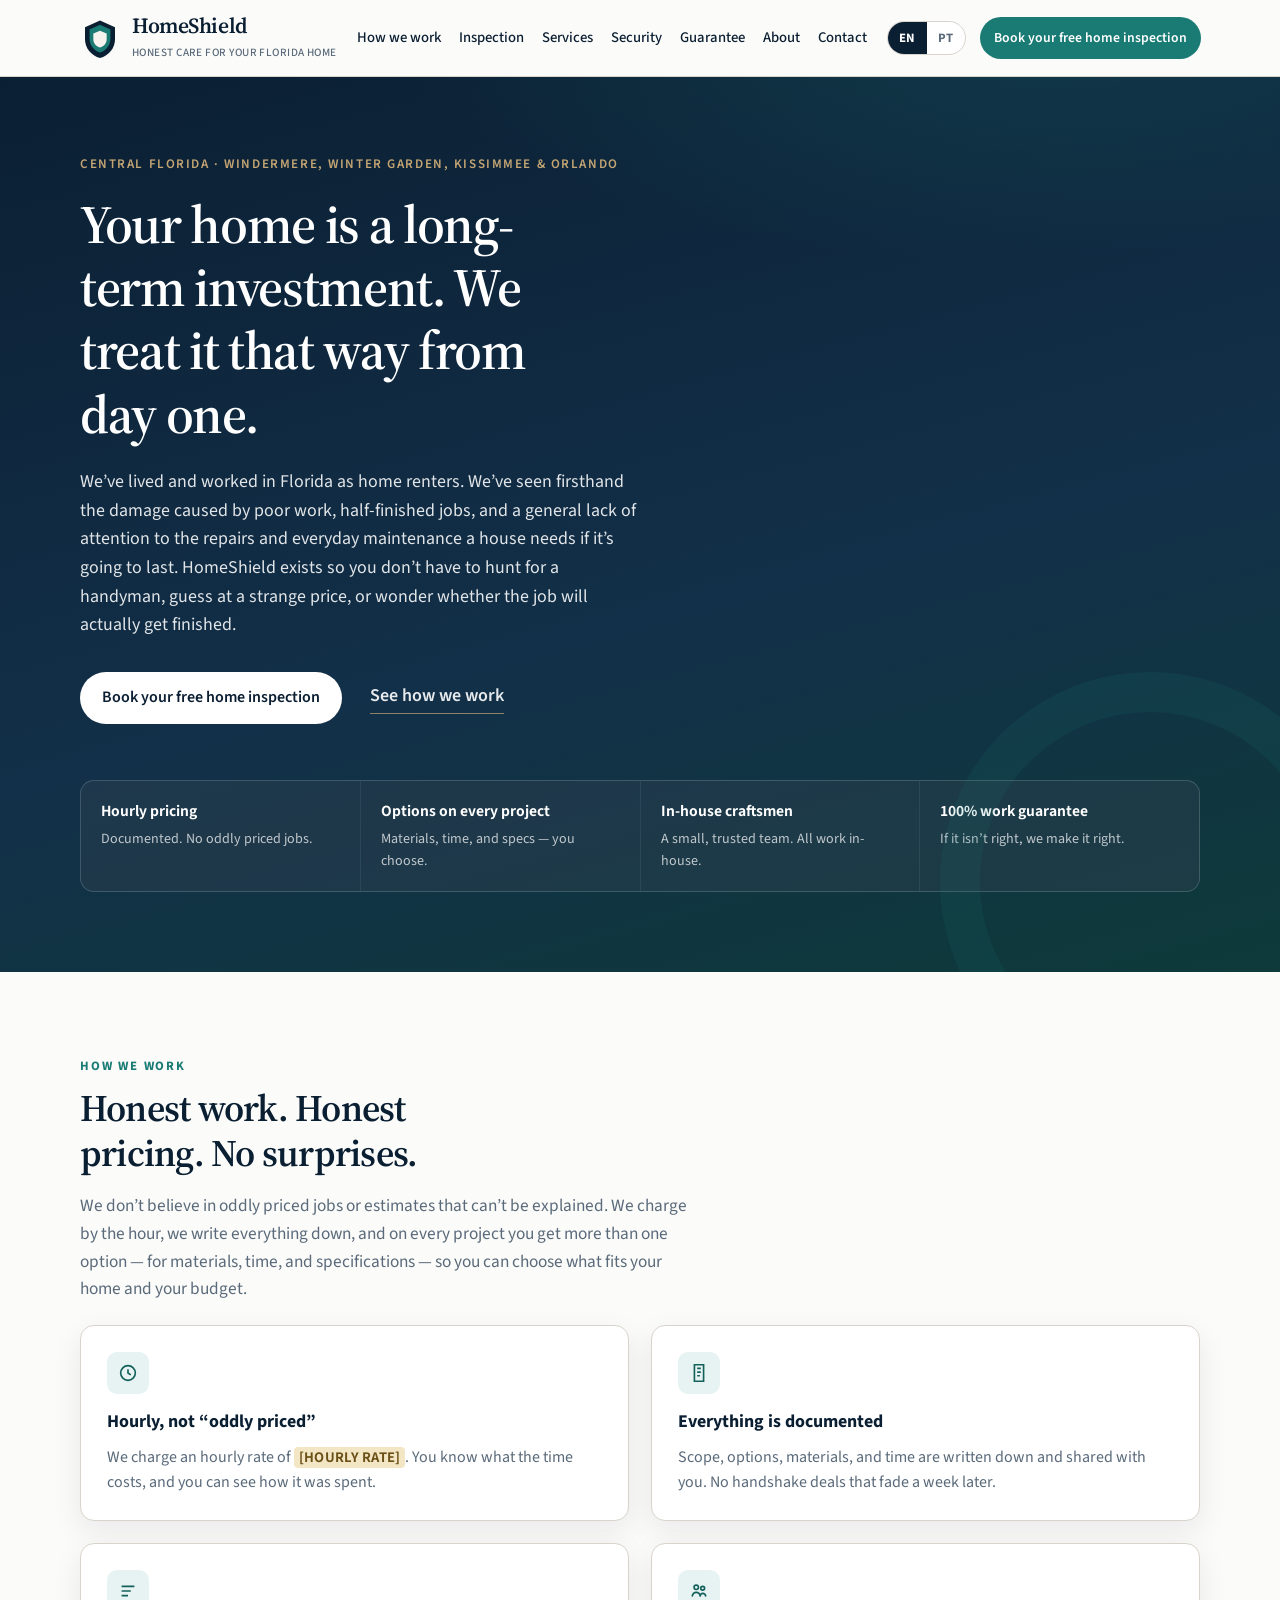
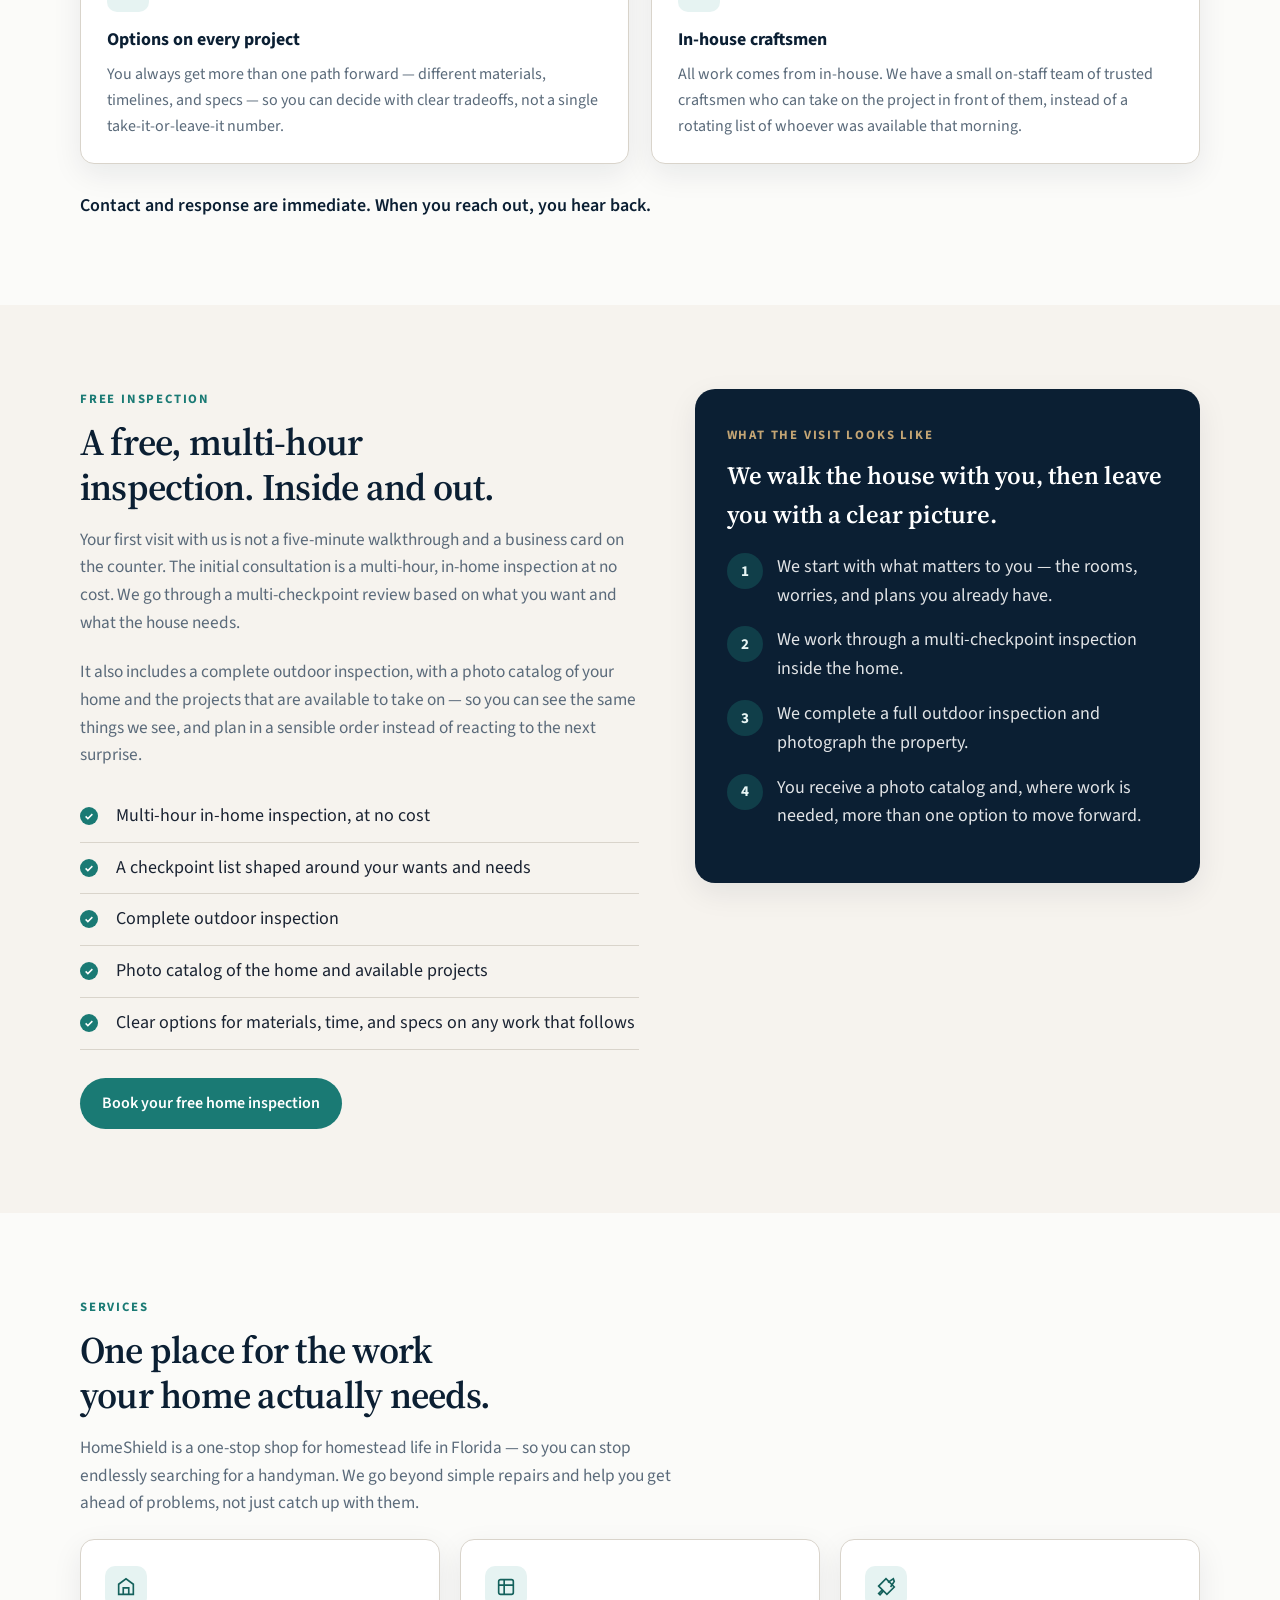
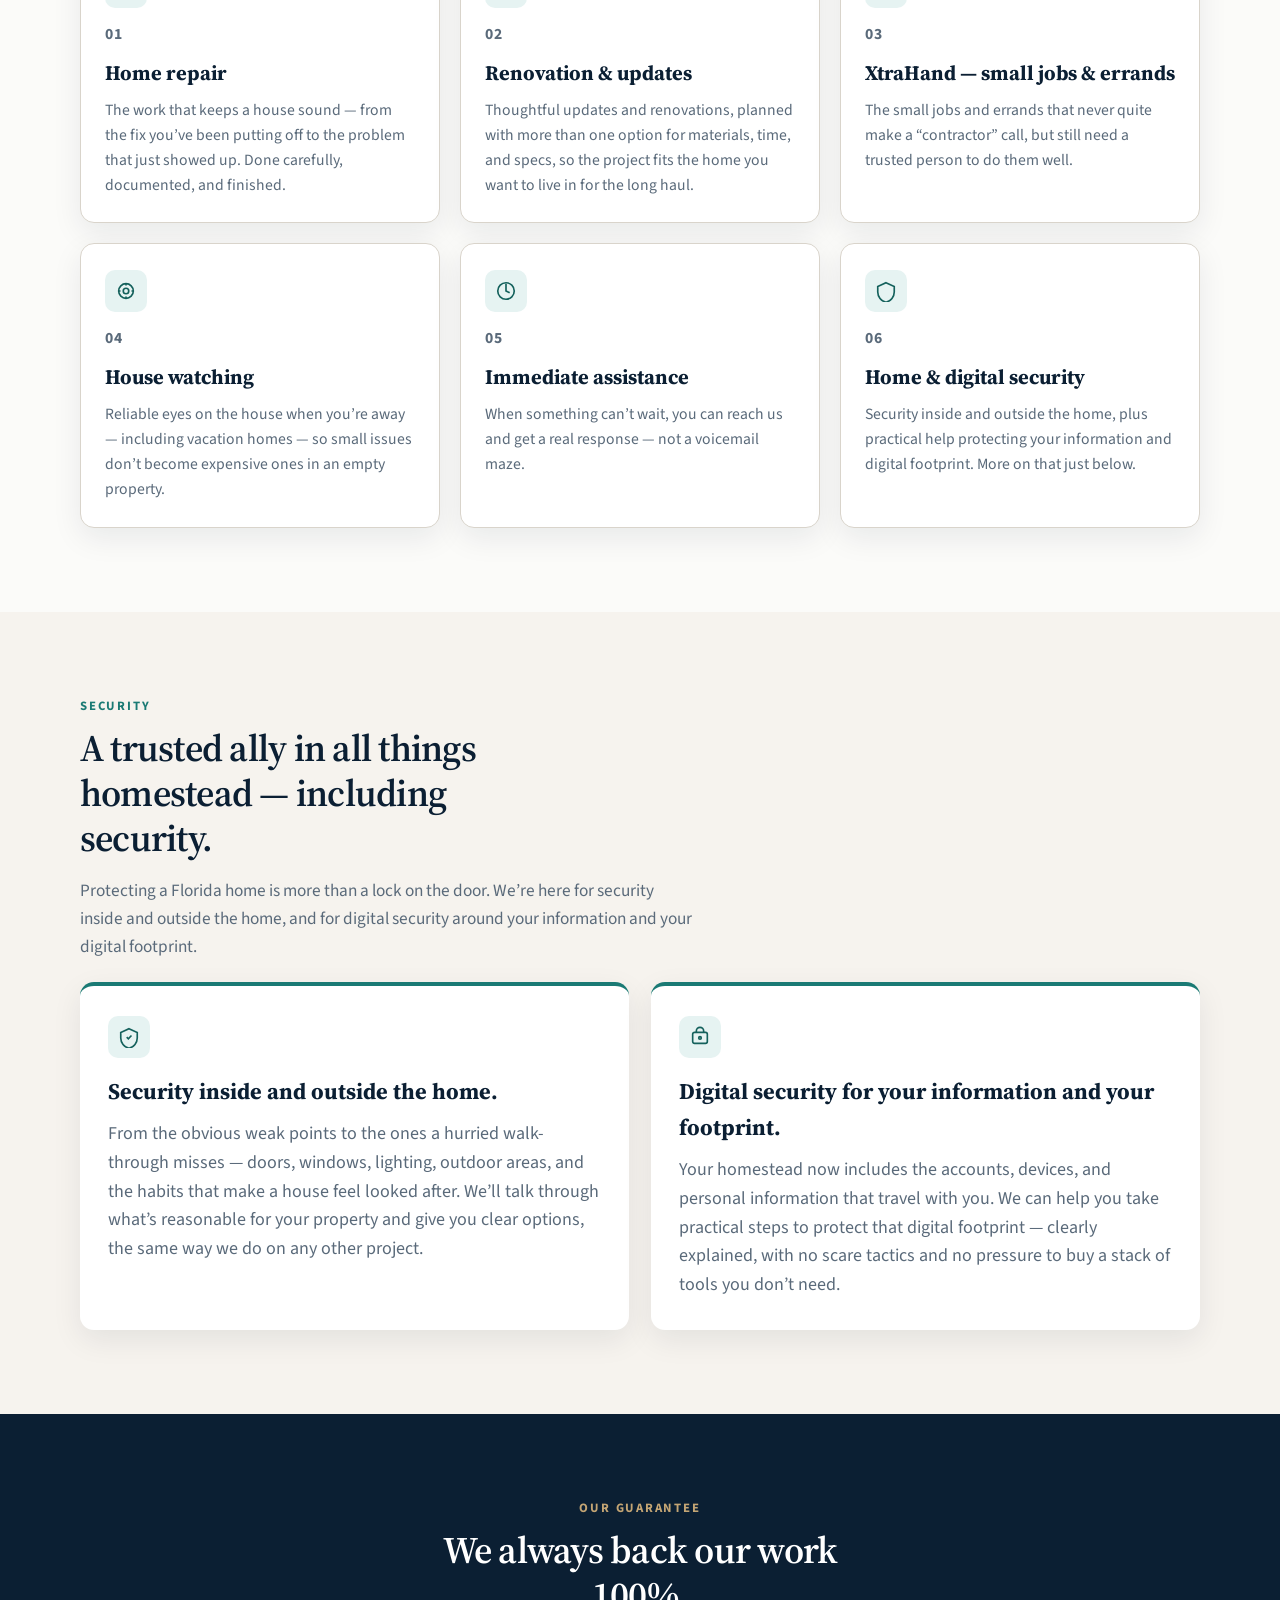
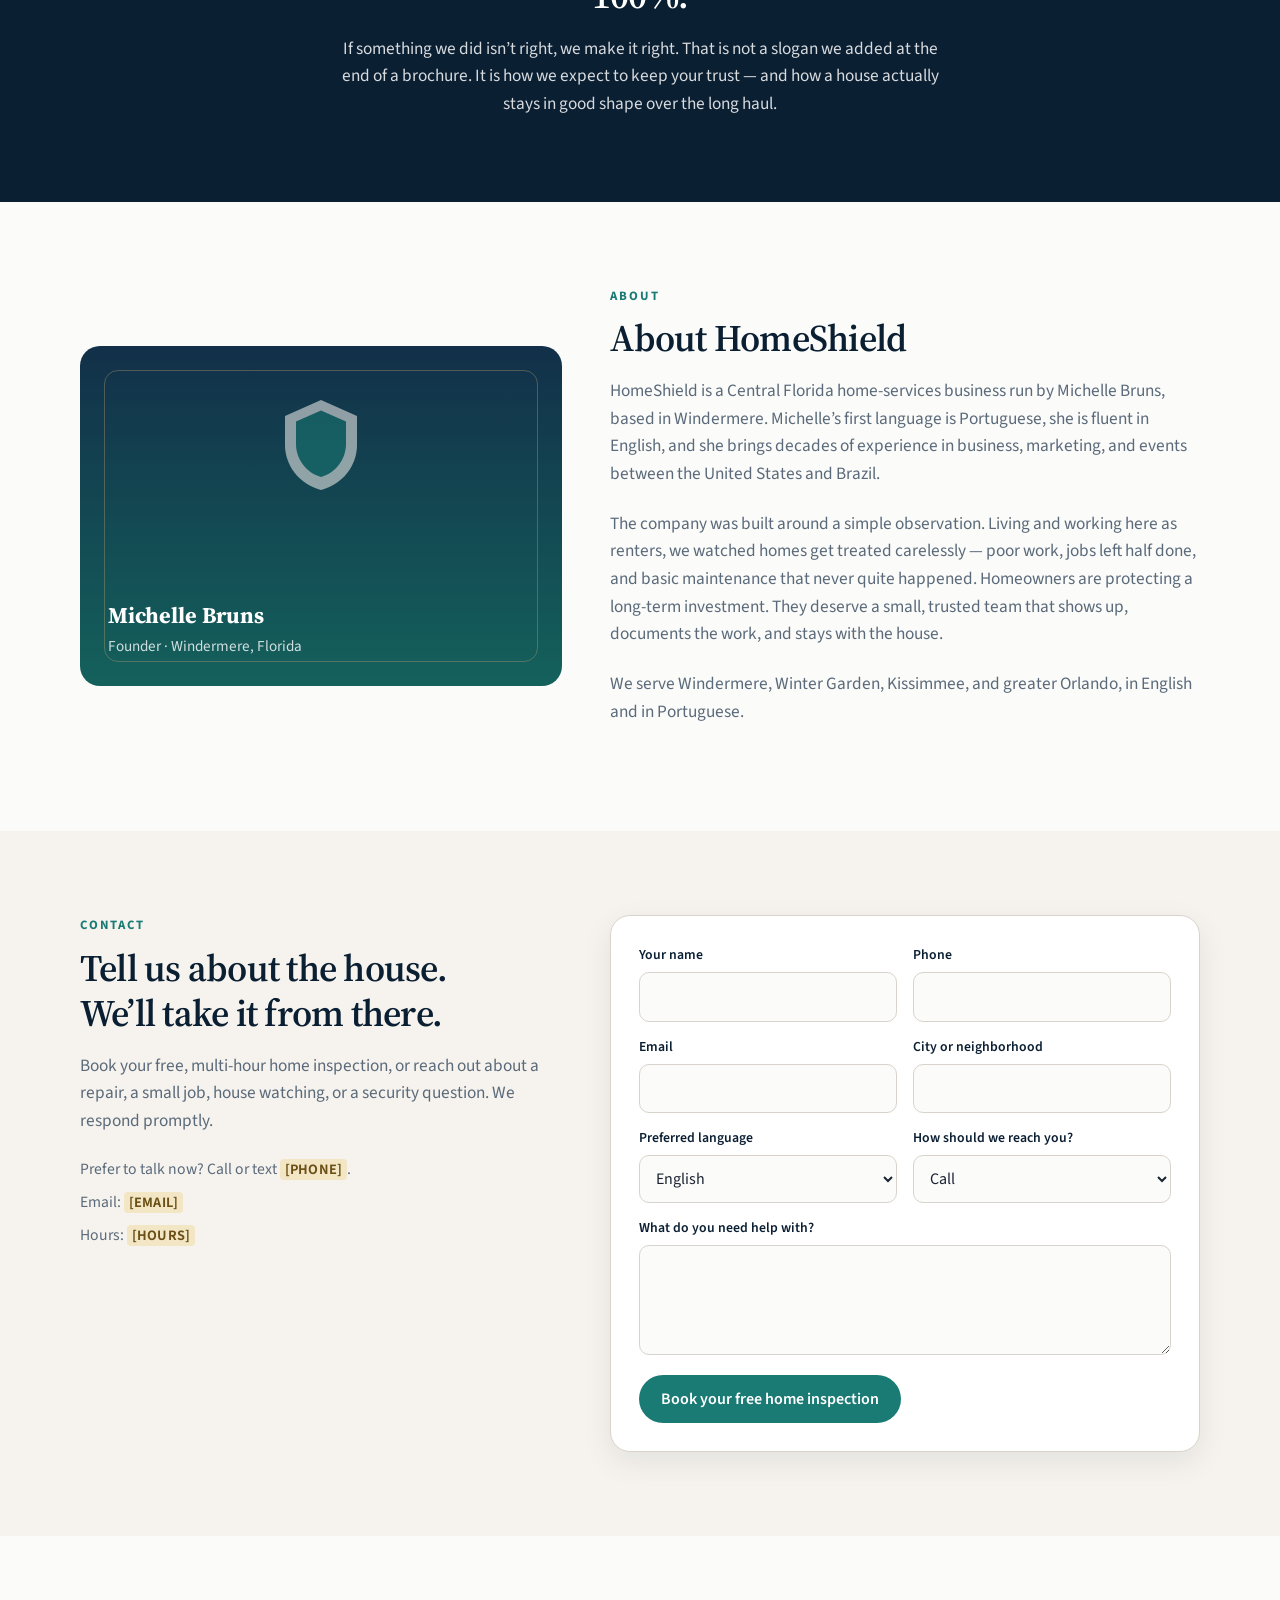
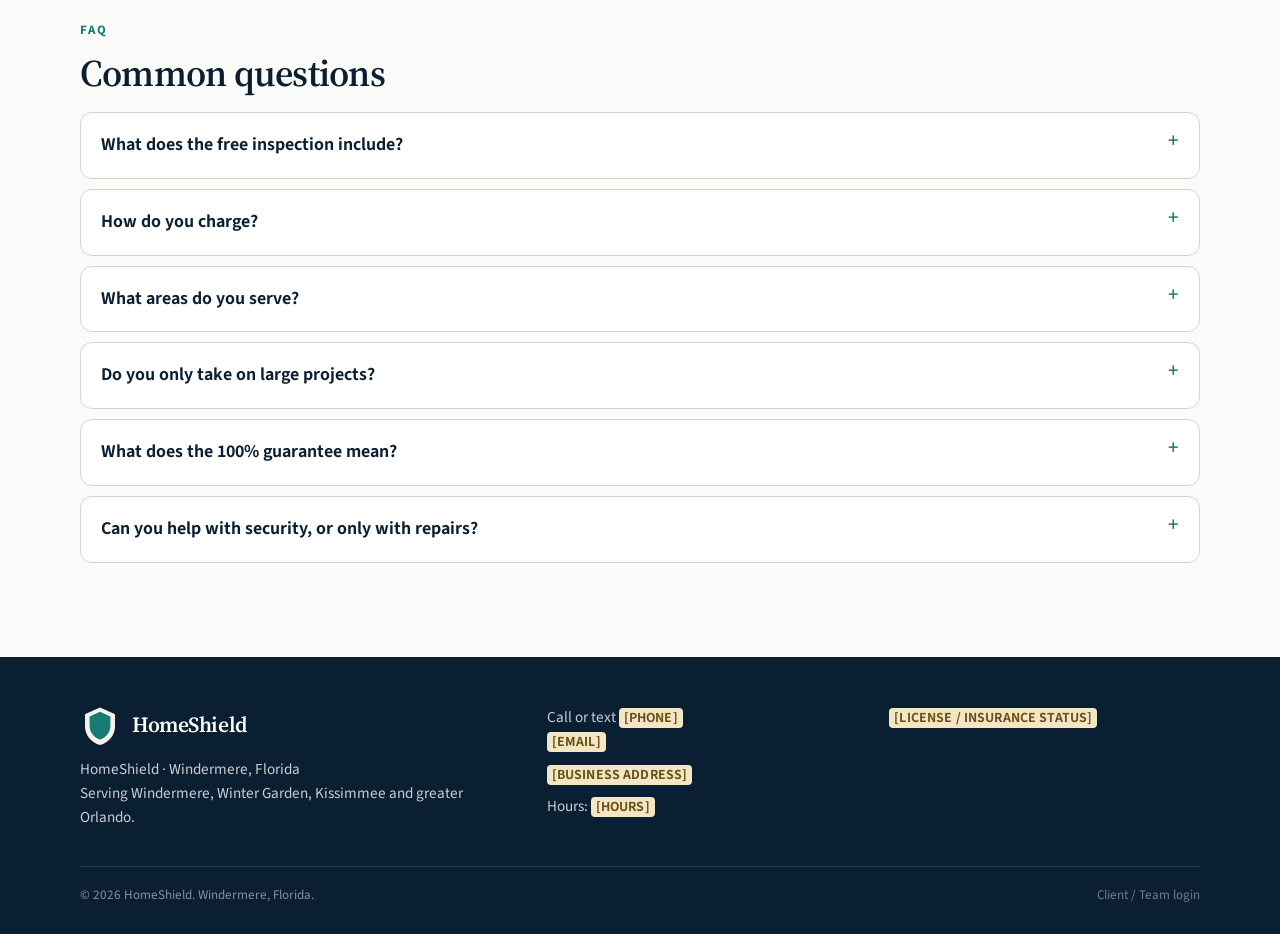
<file: index.html>
<!DOCTYPE html>
<html lang="en">
<head>
  <meta charset="UTF-8" />
  <meta name="viewport" content="width=device-width, initial-scale=1" />
  <title>HomeShield | Honest Home Care in Central Florida</title>
  <meta name="description" content="Honest, documented home care in Central Florida. Free multi-hour inspections, hourly pricing, an in-house crew, and a 100% work guarantee. Windermere, Winter Garden, Kissimmee &amp; Orlando." />
  <link rel="canonical" href="https://homeshieldfla.com/" />
  <meta name="theme-color" content="#0B1F33" />
  <meta property="og:type" content="website" />
  <meta property="og:site_name" content="HomeShield" />
  <meta property="og:title" content="HomeShield | Honest Home Care in Central Florida" />
  <meta property="og:description" content="Honest, documented home care in Central Florida. Free multi-hour inspections, hourly pricing, an in-house crew, and a 100% work guarantee. Windermere, Winter Garden, Kissimmee &amp; Orlando." />
  <meta property="og:url" content="https://homeshieldfla.com/" />
  <meta property="og:image" content="https://homeshieldfla.com/og.png" />
  <meta property="og:image:width" content="1200" />
  <meta property="og:image:height" content="630" />
  <meta property="og:locale" content="en_US" />
  <meta property="og:locale:alternate" content="pt_BR" />
  <meta name="twitter:card" content="summary_large_image" />
  <meta name="twitter:title" content="HomeShield | Honest Home Care in Central Florida" />
  <meta name="twitter:description" content="Honest, documented home care in Central Florida. Free multi-hour inspections, hourly pricing, an in-house crew, and a 100% work guarantee. Windermere, Winter Garden, Kissimmee &amp; Orlando." />
  <meta name="twitter:image" content="https://homeshieldfla.com/og.png" />
  <link rel="icon" href="favicon.svg" type="image/svg+xml" />
  <link rel="icon" href="favicon-32.png" type="image/png" sizes="32x32" />
  <link rel="apple-touch-icon" href="apple-touch-icon.png" />
  <link rel="preconnect" href="https://fonts.googleapis.com" />
  <link rel="preconnect" href="https://fonts.gstatic.com" crossorigin />
  <link href="https://fonts.googleapis.com/css2?family=Source+Sans+3:ital,wght@0,400;0,500;0,600;0,700;1,400&amp;family=Source+Serif+4:ital,opsz,wght@0,8..60,500;0,8..60,600;0,8..60,700;1,8..60,500&amp;display=swap" rel="stylesheet" />
  <link rel="stylesheet" href="styles.css" />
  <script>
  (function(){try{var k="homeshield-review",q=new URLSearchParams(location.search).get("review");if(q==="0"){localStorage.removeItem(k);return;}if(q==="1")localStorage.setItem(k,"1");if(q!=="1"&&localStorage.getItem(k)!=="1")return;var l=document.createElement("link");l.rel="stylesheet";l.href="review.css";document.head.appendChild(l);var s=document.createElement("script");s.src="review.js";s.defer=true;document.head.appendChild(s);}catch(e){}})();
  </script>
</head>
<body class="lang-en">
  <a class="skip" href="#main"><span class="t-en">Skip to content</span><span class="t-pt">Ir para o conteúdo</span></a>

  <header class="site" id="top">
    <div class="wrap nav">
      <a class="brand" href="#top">
        <svg viewBox="0 0 48 48" aria-hidden="true" focusable="false">
          <path fill="#0B1F33" d="M24 3l18 8v14.5c0 10.4-7.3 19.8-18 22.5C13.3 45.3 6 35.9 6 25.5V11l18-8z"/>
          <path fill="#1A7A74" d="M24 8.2l12.5 5.5v11.3c0 7.5-5.1 14.4-12.5 16.5-7.4-2.1-12.5-9-12.5-16.5V13.7L24 8.2z"/>
          <path fill="#F6F3EE" d="M24 15.2l8 3.4v6.9c0 4.5-3.1 8.6-8 10-4.9-1.4-8-5.5-8-10v-6.9l8-3.4z"/>
        </svg>
        <span>
          <span class="brand-name">HomeShield</span>
          <span class="brand-tag t-en">Honest care for your Florida home</span>
          <span class="brand-tag t-pt">Cuidado honesto com a sua casa na Flórida</span>
        </span>
      </a>
      <nav class="links" id="primary-nav" aria-label="Primary">
        <a href="#how"><span class="t-en">How we work</span><span class="t-pt">Como trabalhamos</span></a>
        <a href="#inspection"><span class="t-en">Inspection</span><span class="t-pt">Inspeção</span></a>
        <a href="#services"><span class="t-en">Services</span><span class="t-pt">Serviços</span></a>
        <a href="#security"><span class="t-en">Security</span><span class="t-pt">Segurança</span></a>
        <a href="#guarantee"><span class="t-en">Guarantee</span><span class="t-pt">Garantia</span></a>
        <a href="#about"><span class="t-en">About</span><span class="t-pt">Sobre</span></a>
        <a href="#contact"><span class="t-en">Contact</span><span class="t-pt">Contato</span></a>
      </nav>
      <div class="nav-right">
        <div class="lang-toggle" role="group" aria-label="Language">
          <button type="button" id="btn-en" aria-pressed="true">EN</button>
          <button type="button" id="btn-pt" aria-pressed="false">PT</button>
        </div>
        <a class="btn nav-cta" href="#contact"><span class="t-en">Book your free home inspection</span><span class="t-pt">Agende sua inspeção gratuita</span></a>
        <button class="menu-btn" type="button" aria-label="Menu" aria-controls="primary-nav" aria-expanded="false" id="menuBtn">
          <svg width="20" height="14" viewBox="0 0 20 14" fill="none" aria-hidden="true"><path d="M0 1h20M0 7h20M0 13h20" stroke="currentColor" stroke-width="2"/></svg>
        </button>
      </div>
    </div>
  </header>

  <main id="main">
  <section class="hero" aria-label="HomeShield">
    <div class="wrap">
      <p class="eyebrow t-en">Central Florida · Windermere, Winter Garden, Kissimmee &amp; Orlando</p>
      <p class="eyebrow t-pt">Flórida Central · Windermere, Winter Garden, Kissimmee e Orlando</p>
      <h1 class="t-en">Your home is a long-term investment. We treat it that way from day one.</h1>
      <h1 class="t-pt">Sua casa é um investimento de longo prazo. Nós a tratamos assim desde o primeiro dia.</h1>
      <p class="lead t-en">We’ve lived and worked in Florida as home renters. We’ve seen firsthand the damage caused by poor work, half-finished jobs, and a general lack of attention to the repairs and everyday maintenance a house needs if it’s going to last. HomeShield exists so you don’t have to hunt for a handyman, guess at a strange price, or wonder whether the job will actually get finished.</p>
      <p class="lead t-pt">Moramos e trabalhamos na Flórida como inquilinos. Vimos de perto o prejuízo de serviços malfeitos, obras pela metade e a falta de atenção com os reparos e a manutenção do dia a dia — o básico que uma casa precisa para durar. A HomeShield existe para que você não precise ficar procurando um faz-tudo, tentando entender um preço estranho ou perguntando se o serviço vai mesmo ser concluído.</p>
      <div class="hero-actions">
        <a class="btn btn-light" href="#contact"><span class="t-en">Book your free home inspection</span><span class="t-pt">Agende sua inspeção gratuita</span></a>
        <a class="linkish" href="#how"><span class="t-en">See how we work</span><span class="t-pt">Veja como trabalhamos</span></a>
      </div>
      <div class="trustbar">
        <div>
          <strong class="t-en">Hourly pricing</strong><strong class="t-pt">Cobrança por hora</strong>
          <span class="t-en">Documented. No oddly priced jobs.</span><span class="t-pt">Tudo documentado. Sem preços estranhos.</span>
        </div>
        <div>
          <strong class="t-en">Options on every project</strong><strong class="t-pt">Opções em cada projeto</strong>
          <span class="t-en">Materials, time, and specs — you choose.</span><span class="t-pt">Materiais, prazo e especificações — você escolhe.</span>
        </div>
        <div>
          <strong class="t-en">In-house craftsmen</strong><strong class="t-pt">Equipe própria</strong>
          <span class="t-en">A small, trusted team. All work in-house.</span><span class="t-pt">Uma equipe pequena e de confiança. Todo o trabalho é nosso.</span>
        </div>
        <div>
          <strong class="t-en">100% work guarantee</strong><strong class="t-pt">Garantia de 100%</strong>
          <span class="t-en">If it isn’t right, we make it right.</span><span class="t-pt">Se não ficou certo, nós acertamos.</span>
        </div>
      </div>
    </div>
  </section>

  <section id="how">
    <div class="wrap">
      <p class="kicker t-en">How we work</p><p class="kicker t-pt">Como trabalhamos</p>
      <h2 class="t-en">Honest work. Honest pricing. No surprises.</h2>
      <h2 class="t-pt">Trabalho honesto. Preço honesto. Sem surpresas.</h2>
      <p class="intro t-en">We don’t believe in oddly priced jobs or estimates that can’t be explained. We charge by the hour, we write everything down, and on every project you get more than one option — for materials, time, and specifications — so you can choose what fits your home and your budget.</p>
      <p class="intro t-pt">Não acreditamos em serviços com preços estranhos nem em orçamentos que ninguém consegue explicar. Cobramos por hora, documentamos tudo, e em cada projeto você recebe mais de uma opção — de materiais, de prazo e de especificações — para escolher o que faz sentido para a sua casa e para o seu orçamento.</p>
      <div class="points">
        <article class="point">
          <div class="icon" aria-hidden="true"><svg viewBox="0 0 24 24" fill="none" stroke="currentColor" stroke-width="1.8"><circle cx="12" cy="12" r="8"/><path d="M12 8v4l3 2"/></svg></div>
          <h3 class="t-en">Hourly, not “oddly priced”</h3>
          <h3 class="t-pt">Por hora, não “a preço estranho”</h3>
          <p class="t-en">We charge an hourly rate of <span class="ph">[HOURLY RATE]</span>. You know what the time costs, and you can see how it was spent.</p>
          <p class="t-pt">Cobramos uma taxa horária de <span class="ph">[HOURLY RATE]</span>. Você sabe quanto custa o tempo e pode ver como ele foi usado.</p>
        </article>
        <article class="point">
          <div class="icon" aria-hidden="true"><svg viewBox="0 0 24 24" fill="none" stroke="currentColor" stroke-width="1.8"><path d="M7 3h10v18H7z"/><path d="M10 7h4M10 11h4M10 15h3"/></svg></div>
          <h3 class="t-en">Everything is documented</h3>
          <h3 class="t-pt">Tudo fica documentado</h3>
          <p class="t-en">Scope, options, materials, and time are written down and shared with you. No handshake deals that fade a week later.</p>
          <p class="t-pt">O escopo, as opções, os materiais e o tempo ficam registrados e são compartilhados com você. Sem combinados de boca que desaparecem na semana seguinte.</p>
        </article>
        <article class="point">
          <div class="icon" aria-hidden="true"><svg viewBox="0 0 24 24" fill="none" stroke="currentColor" stroke-width="1.8"><path d="M5 7h14M5 12h10M5 17h7"/></svg></div>
          <h3 class="t-en">Options on every project</h3>
          <h3 class="t-pt">Opções em cada projeto</h3>
          <p class="t-en">You always get more than one path forward — different materials, timelines, and specs — so you can decide with clear tradeoffs, not a single take-it-or-leave-it number.</p>
          <p class="t-pt">Você sempre recebe mais de um caminho — materiais, prazos e especificações diferentes — para decidir com as trocas à vista, e não com um único valor de “aceita ou recusa.”</p>
        </article>
        <article class="point">
          <div class="icon" aria-hidden="true"><svg viewBox="0 0 24 24" fill="none" stroke="currentColor" stroke-width="1.8"><circle cx="9" cy="8" r="2.4"/><circle cx="16" cy="9" r="2.1"/><path d="M4.5 18c.6-3 2.5-4.5 4.5-4.5S13 15 13.5 18M13 18c.4-2.2 1.7-3.4 3.2-3.4 1.6 0 2.8 1.2 3.3 3.4"/></svg></div>
          <h3 class="t-en">In-house craftsmen</h3>
          <h3 class="t-pt">Artesãos da casa</h3>
          <p class="t-en">All work comes from in-house. We have a small on-staff team of trusted craftsmen who can take on the project in front of them, instead of a rotating list of whoever was available that morning.</p>
          <p class="t-pt">Todo o trabalho é feito pela nossa equipe. Temos um grupo pequeno de artesãos de confiança, contratados por nós, capazes de assumir o projeto que estiver na frente — e não uma lista rotativa de quem estava disponível naquela manhã.</p>
        </article>
      </div>
      <p class="closing t-en">Contact and response are immediate. When you reach out, you hear back.</p>
      <p class="closing t-pt">Contato e resposta são imediatos. Quando você fala com a gente, alguém responde.</p>
    </div>
  </section>

  <section class="alt" id="inspection">
    <div class="wrap split">
      <div>
        <p class="kicker t-en">Free inspection</p><p class="kicker t-pt">Inspeção gratuita</p>
        <h2 class="t-en">A free, multi-hour inspection. Inside and out.</h2>
        <h2 class="t-pt">Uma inspeção gratuita, de várias horas. Por dentro e por fora.</h2>
        <p class="intro t-en">Your first visit with us is not a five-minute walkthrough and a business card on the counter. The initial consultation is a multi-hour, in-home inspection at no cost. We go through a multi-checkpoint review based on what you want and what the house needs.</p>
        <p class="intro t-pt">A primeira visita não é uma passada rápida de cinco minutos e um cartão em cima do balcão. A consulta inicial é uma inspeção gratuita, de várias horas, dentro de casa. Seguimos um roteiro com vários pontos de checagem, alinhado ao que você quer e ao que a casa precisa.</p>
        <p class="intro t-en">It also includes a complete outdoor inspection, with a photo catalog of your home and the projects that are available to take on — so you can see the same things we see, and plan in a sensible order instead of reacting to the next surprise.</p>
        <p class="intro t-pt">A visita inclui também uma inspeção completa da área externa, com um catálogo fotográfico da propriedade e dos projetos possíveis — para você ver o que nós vemos e planejar numa ordem que faz sentido, em vez de só reagir ao próximo susto.</p>
        <ul class="checklist">
          <li class="t-en">Multi-hour in-home inspection, at no cost</li>
          <li class="t-pt">Inspeção de várias horas, dentro de casa, sem custo</li>
          <li class="t-en">A checkpoint list shaped around your wants and needs</li>
          <li class="t-pt">Lista de checagem alinhada ao que você quer e ao que a casa precisa</li>
          <li class="t-en">Complete outdoor inspection</li>
          <li class="t-pt">Inspeção completa da área externa</li>
          <li class="t-en">Photo catalog of the home and available projects</li>
          <li class="t-pt">Catálogo fotográfico da casa e dos projetos possíveis</li>
          <li class="t-en">Clear options for materials, time, and specs on any work that follows</li>
          <li class="t-pt">Opções claras de materiais, prazo e especificações para qualquer serviço que vier em seguida</li>
        </ul>
        <a class="btn" href="#contact"><span class="t-en">Book your free home inspection</span><span class="t-pt">Agende sua inspeção gratuita</span></a>
      </div>
      <aside class="panel">
        <p class="kicker t-en">What the visit looks like</p>
        <p class="kicker t-pt">Como é a visita</p>
        <h3 class="t-en">We walk the house with you, then leave you with a clear picture.</h3>
        <h3 class="t-pt">Percorremos a casa com você e deixamos um retrato claro do que vimos.</h3>
        <ol>
          <li class="t-en">We start with what matters to you — the rooms, worries, and plans you already have.</li>
          <li class="t-pt">Começamos pelo que importa para você — os cômodos, as preocupações e os planos que você já tem.</li>
          <li class="t-en">We work through a multi-checkpoint inspection inside the home.</li>
          <li class="t-pt">Seguimos um roteiro com vários pontos de checagem no interior da casa.</li>
          <li class="t-en">We complete a full outdoor inspection and photograph the property.</li>
          <li class="t-pt">Fazemos a inspeção completa da área externa e fotografamos a propriedade.</li>
          <li class="t-en">You receive a photo catalog and, where work is needed, more than one option to move forward.</li>
          <li class="t-pt">Você recebe um catálogo fotográfico e, onde houver serviço, mais de uma opção para seguir em frente.</li>
        </ol>
      </aside>
    </div>
  </section>

  <section id="services">
    <div class="wrap">
      <p class="kicker t-en">Services</p><p class="kicker t-pt">Serviços</p>
      <h2 class="t-en">One place for the work your home actually needs.</h2>
      <h2 class="t-pt">Um só lugar para o que a sua casa realmente precisa.</h2>
      <p class="intro t-en">HomeShield is a one-stop shop for homestead life in Florida — so you can stop endlessly searching for a handyman. We go beyond simple repairs and help you get ahead of problems, not just catch up with them.</p>
      <p class="intro t-pt">A HomeShield é um atendimento completo para a vida no lar, na Flórida — para você parar de procurar um faz-tudo sem fim. Vamos além do reparo pontual e ajudamos a colocar a casa à frente dos problemas, não só a correr atrás deles.</p>
      <div class="cards">
        <article class="card">
          <div class="icon" aria-hidden="true"><svg viewBox="0 0 24 24" fill="none" stroke="currentColor" stroke-width="1.8"><path d="M4 20V9l8-6 8 6v11H4z"/><path d="M9 20v-7h6v7"/></svg></div>
          <p class="mark">01</p>
          <h3 class="t-en">Home repair</h3><h3 class="t-pt">Reparos residenciais</h3>
          <p class="t-en">The work that keeps a house sound — from the fix you’ve been putting off to the problem that just showed up. Done carefully, documented, and finished.</p>
          <p class="t-pt">O trabalho que mantém a casa em ordem — do reparo que você vem adiando ao problema que acabou de aparecer. Feito com cuidado, documentado e concluído.</p>
        </article>
        <article class="card">
          <div class="icon" aria-hidden="true"><svg viewBox="0 0 24 24" fill="none" stroke="currentColor" stroke-width="1.8"><rect x="4" y="4" width="16" height="16" rx="2"/><path d="M4 10h16M10 4v16"/></svg></div>
          <p class="mark">02</p>
          <h3 class="t-en">Renovation &amp; updates</h3><h3 class="t-pt">Reformas e atualizações</h3>
          <p class="t-en">Thoughtful updates and renovations, planned with more than one option for materials, time, and specs, so the project fits the home you want to live in for the long haul.</p>
          <p class="t-pt">Atualizações e reformas pensadas com calma, sempre com mais de uma opção de materiais, prazo e especificações, para o projeto caber na casa em que você quer viver por muitos anos.</p>
        </article>
        <article class="card">
          <div class="icon" aria-hidden="true"><svg viewBox="0 0 24 24" fill="none" stroke="currentColor" stroke-width="1.8"><path d="M8 15l-4 4 1.5 1.5L9.5 16M14 7l6-4 1 3-4 6"/><path d="M4 11l9 9 8-8-9-9-8 8z"/></svg></div>
          <p class="mark">03</p>
          <h3 class="t-en">XtraHand — small jobs &amp; errands</h3><h3 class="t-pt">XtraHand — pequenos serviços e recados</h3>
          <p class="t-en">The small jobs and errands that never quite make a “contractor” call, but still need a trusted person to do them well.</p>
          <p class="t-pt">Aqueles serviços e recados que nunca chegam a virar uma “chamada para empreiteiro,” mas que mesmo assim precisam de alguém de confiança para fazer bem feito.</p>
        </article>
        <article class="card">
          <div class="icon" aria-hidden="true"><svg viewBox="0 0 24 24" fill="none" stroke="currentColor" stroke-width="1.8"><circle cx="12" cy="12" r="3"/><circle cx="12" cy="12" r="8"/><path d="M12 4v2M12 18v2M4 12h2M18 12h2"/></svg></div>
          <p class="mark">04</p>
          <h3 class="t-en">House watching</h3><h3 class="t-pt">Vigília e cuidado da casa</h3>
          <p class="t-en">Reliable eyes on the house when you’re away — including vacation homes — so small issues don’t become expensive ones in an empty property.</p>
          <p class="t-pt">Olhos de confiança na casa quando você estiver ausente — inclusive em residências de temporada — para que um problema pequeno não vire um prejuízo numa propriedade vazia.</p>
        </article>
        <article class="card">
          <div class="icon" aria-hidden="true"><svg viewBox="0 0 24 24" fill="none" stroke="currentColor" stroke-width="1.8"><path d="M12 4v8l4 2"/><circle cx="12" cy="12" r="9"/></svg></div>
          <p class="mark">05</p>
          <h3 class="t-en">Immediate assistance</h3><h3 class="t-pt">Assistência imediata</h3>
          <p class="t-en">When something can’t wait, you can reach us and get a real response — not a voicemail maze.</p>
          <p class="t-pt">Quando algo não pode esperar, você nos encontra e recebe uma resposta de verdade — não um labirinto de caixa postal.</p>
        </article>
        <article class="card">
          <div class="icon" aria-hidden="true"><svg viewBox="0 0 24 24" fill="none" stroke="currentColor" stroke-width="1.8"><path d="M12 3l9 4v6c0 5.2-3.6 9.9-9 11.3C6.6 22.9 3 18.2 3 13V7l9-4z"/></svg></div>
          <p class="mark">06</p>
          <h3 class="t-en">Home &amp; digital security</h3><h3 class="t-pt">Segurança da casa e digital</h3>
          <p class="t-en">Security inside and outside the home, plus practical help protecting your information and digital footprint. More on that just below.</p>
          <p class="t-pt">Segurança dentro e fora de casa, e também ajuda prática para proteger a sua informação e a sua pegada digital. Mais detalhes logo abaixo.</p>
        </article>
      </div>
    </div>
  </section>

  <section class="alt" id="security">
    <div class="wrap">
      <p class="kicker t-en">Security</p><p class="kicker t-pt">Segurança</p>
      <h2 class="t-en">A trusted ally in all things homestead — including security.</h2>
      <h2 class="t-pt">Um aliado de confiança em tudo que envolve o seu lar — inclusive a segurança.</h2>
      <p class="intro t-en">Protecting a Florida home is more than a lock on the door. We’re here for security inside and outside the home, and for digital security around your information and your digital footprint.</p>
      <p class="intro t-pt">Proteger uma casa na Flórida é mais do que uma fechadura na porta. Estamos aqui para a segurança de dentro e de fora de casa, e também para a segurança digital da sua informação e da sua pegada online.</p>
      <div class="sec-grid">
        <article class="sec">
          <div class="icon" aria-hidden="true"><svg viewBox="0 0 24 24" fill="none" stroke="currentColor" stroke-width="1.8"><path d="M12 3l9 4v6c0 5.2-3.6 9.9-9 11.3C6.6 22.9 3 18.2 3 13V7l9-4z"/><path d="M9.5 12.2l1.8 1.8 3.4-3.6"/></svg></div>
          <h3 class="t-en">Security inside and outside the home.</h3>
          <h3 class="t-pt">Segurança dentro e fora de casa.</h3>
          <p class="t-en">From the obvious weak points to the ones a hurried walk-through misses — doors, windows, lighting, outdoor areas, and the habits that make a house feel looked after. We’ll talk through what’s reasonable for your property and give you clear options, the same way we do on any other project.</p>
          <p class="t-pt">Dos pontos fracos óbvios aos que uma vistoria apressada deixa passar — portas, janelas, iluminação, áreas externas e os hábitos que fazem uma casa parecer cuidada. Conversamos sobre o que faz sentido para a sua propriedade e apresentamos opções claras, do mesmo jeito que fazemos em qualquer outro projeto.</p>
        </article>
        <article class="sec">
          <div class="icon" aria-hidden="true"><svg viewBox="0 0 24 24" fill="none" stroke="currentColor" stroke-width="1.8"><rect x="4" y="7" width="16" height="12" rx="2"/><path d="M8 7V5.5A4 4 0 0 1 16 5.5V7"/><circle cx="12" cy="13" r="1.4"/></svg></div>
          <h3 class="t-en">Digital security for your information and your footprint.</h3>
          <h3 class="t-pt">Segurança digital para a sua informação e a sua pegada.</h3>
          <p class="t-en">Your homestead now includes the accounts, devices, and personal information that travel with you. We can help you take practical steps to protect that digital footprint — clearly explained, with no scare tactics and no pressure to buy a stack of tools you don’t need.</p>
          <p class="t-pt">O seu lar, hoje, também inclui as contas, os aparelhos e as informações pessoais que andam com você. Podemos ajudar com passos práticos para proteger essa pegada digital — explicados com clareza, sem terrorismo e sem pressão para comprar uma pilha de ferramentas que você não precisa.</p>
        </article>
      </div>
    </div>
  </section>

  <section class="navy" id="guarantee">
    <div class="wrap">
      <p class="kicker t-en">Our guarantee</p><p class="kicker t-pt">Nossa garantia</p>
      <h2 class="t-en">We always back our work 100%.</h2>
      <h2 class="t-pt">Sempre respaldamos o nosso trabalho 100%.</h2>
      <p class="intro t-en">If something we did isn’t right, we make it right. That is not a slogan we added at the end of a brochure. It is how we expect to keep your trust — and how a house actually stays in good shape over the long haul.</p>
      <p class="intro t-pt">Se algo que fizemos não ficou certo, nós acertamos. Isso não é um slogan colocado no fim de um folheto. É assim que pretendemos manter a sua confiança — e é assim que uma casa realmente se mantém em bom estado no longo prazo.</p>
    </div>
  </section>

  <section id="about">
    <div class="wrap about-grid">
      <div class="portrait">
        <svg class="portrait-mark" viewBox="0 0 48 48" aria-hidden="true" focusable="false">
          <path fill="#F6F3EE" d="M24 3l18 8v14.5c0 10.4-7.3 19.8-18 22.5C13.3 45.3 6 35.9 6 25.5V11l18-8z"/>
          <path fill="#1A7A74" d="M24 8.2l12.5 5.5v11.3c0 7.5-5.1 14.4-12.5 16.5-7.4-2.1-12.5-9-12.5-16.5V13.7L24 8.2z"/>
        </svg>
        <strong>Michelle Bruns</strong>
        <span class="t-en">Founder · Windermere, Florida</span>
        <span class="t-pt">Fundadora · Windermere, Flórida</span>
      </div>
      <div>
        <p class="kicker t-en">About</p><p class="kicker t-pt">Sobre</p>
        <h2 class="t-en">About HomeShield</h2>
        <h2 class="t-pt">Sobre a HomeShield</h2>
        <p class="intro t-en">HomeShield is a Central Florida home-services business run by Michelle Bruns, based in Windermere. Michelle’s first language is Portuguese, she is fluent in English, and she brings decades of experience in business, marketing, and events between the United States and Brazil.</p>
        <p class="intro t-pt">A HomeShield é uma empresa de serviços para o lar na Flórida Central, conduzida por Michelle Bruns, de Windermere. O português é a língua de Michelle, ela é fluente em inglês, e traz décadas de experiência em negócios, marketing e eventos entre os Estados Unidos e o Brasil.</p>
        <p class="intro t-en">The company was built around a simple observation. Living and working here as renters, we watched homes get treated carelessly — poor work, jobs left half done, and basic maintenance that never quite happened. Homeowners are protecting a long-term investment. They deserve a small, trusted team that shows up, documents the work, and stays with the house.</p>
        <p class="intro t-pt">A empresa nasceu de uma observação simples. Morando e trabalhando aqui como inquilinos, vimos casas serem tratadas com descuido — serviço malfeito, obra pela metade e uma manutenção básica que nunca acontecia de verdade. Quem tem casa própria está protegendo um investimento de longo prazo. Essa pessoa merece uma equipe pequena e de confiança, que aparece, documenta o trabalho e permanece junto da casa.</p>
        <p class="intro t-en">We serve Windermere, Winter Garden, Kissimmee, and greater Orlando, in English and in Portuguese.</p>
        <p class="intro t-pt">Atendemos Windermere, Winter Garden, Kissimmee e a região de Orlando, em inglês e em português.</p>
      </div>
    </div>
  </section>

  <section class="alt" id="contact">
    <div class="wrap about-grid">
      <div>
        <p class="kicker t-en">Contact</p><p class="kicker t-pt">Contato</p>
        <h2 class="t-en">Tell us about the house. We’ll take it from there.</h2>
        <h2 class="t-pt">Fale da casa. A partir daí, a gente assume.</h2>
        <p class="intro t-en">Book your free, multi-hour home inspection, or reach out about a repair, a small job, house watching, or a security question. We respond promptly.</p>
        <p class="intro t-pt">Agende sua inspeção gratuita de várias horas, ou fale com a gente sobre um reparo, um pequeno serviço, o cuidado da casa ou uma dúvida de segurança. Respondemos com rapidez.</p>
        <div class="side-meta">
          <p class="t-en">Prefer to talk now? Call or text <span class="ph">[PHONE]</span>.</p>
          <p class="t-pt">Prefere falar agora? Ligue ou envie mensagem para <span class="ph">[PHONE]</span>.</p>
          <p class="t-en">Email: <span class="ph">[EMAIL]</span></p>
          <p class="t-pt">E-mail: <span class="ph">[EMAIL]</span></p>
          <p class="t-en">Hours: <span class="ph">[HOURS]</span></p>
          <p class="t-pt">Horário: <span class="ph">[HOURS]</span></p>
        </div>
      </div>
      <form class="contact" id="contact-form" action="https://api.web3forms.com/submit" method="post">
        <input class="hp" type="checkbox" name="botcheck" tabindex="-1" autocomplete="off" aria-hidden="true" />
        <label><span class="t-en">Your name</span><span class="t-pt">Seu nome</span><input type="text" name="name" autocomplete="name" required /></label>
        <label><span class="t-en">Phone</span><span class="t-pt">Telefone</span><input type="tel" name="phone" autocomplete="tel" required /></label>
        <label><span class="t-en">Email</span><span class="t-pt">E-mail</span><input type="email" name="email" autocomplete="email" required /></label>
        <label><span class="t-en">City or neighborhood</span><span class="t-pt">Cidade ou bairro</span><input type="text" name="city" autocomplete="address-level2" required /></label>
        <label><span class="t-en">Preferred language</span><span class="t-pt">Idioma de preferência</span>
          <select name="language" id="preferred-language" required>
            <option value="en">English</option>
            <option value="pt">Português</option>
          </select>
        </label>
        <label><span class="t-en">How should we reach you?</span><span class="t-pt">Como prefere ser contactado?</span>
          <select name="contact_method" id="contact-method">
            <option value="call">Call</option>
            <option value="text">Text</option>
            <option value="email">Email</option>
          </select>
        </label>
        <label class="full"><span class="t-en">What do you need help with?</span><span class="t-pt">Com o que você precisa de ajuda?</span><textarea name="message" required></textarea></label>
        <div class="actions">
          <button class="btn" type="submit"><span class="t-en">Book your free home inspection</span><span class="t-pt">Agende sua inspeção gratuita</span></button>
          <div class="form-status" id="form-status" role="status" aria-live="polite"></div>
        </div>
      </form>
    </div>
  </section>

  <section id="faq">
    <div class="wrap">
      <p class="kicker t-en">FAQ</p><p class="kicker t-pt">FAQ</p>
      <h2 class="t-en">Common questions</h2>
      <h2 class="t-pt">Perguntas frequentes</h2>

      <details>
        <summary><span class="t-en">What does the free inspection include?</span><span class="t-pt">O que a inspeção gratuita inclui?</span></summary>
        <p class="t-en">It is a multi-hour, in-home inspection at no cost, built around a checkpoint list that follows what you want and what the house needs. It also includes a complete outdoor inspection and a photo catalog of your home and the projects we can take on. There is no obligation to book work afterward.</p>
        <p class="t-pt">É uma inspeção gratuita, de várias horas, dentro de casa, com uma lista de checagem alinhada ao que você quer e ao que a casa precisa. Inclui também uma inspeção completa da área externa e um catálogo fotográfico da propriedade e dos projetos que podemos assumir. Não há obrigação de contratar serviço depois.</p>
      </details>
      <details>
        <summary><span class="t-en">How do you charge?</span><span class="t-pt">Como vocês cobram?</span></summary>
        <p class="t-en">We charge by the hour — <span class="ph">[HOURLY RATE]</span> — and everything is documented. On every project we give you more than one option for materials, time, and specifications, so you can see the tradeoffs clearly before you decide. We don’t do oddly priced, hard-to-explain jobs.</p>
        <p class="t-pt">Cobramos por hora — <span class="ph">[HOURLY RATE]</span> — e tudo fica documentado. Em cada projeto, apresentamos mais de uma opção de materiais, prazo e especificações, para você ver com clareza as trocas antes de decidir. Não trabalhamos com preços estranhos ou difíceis de explicar.</p>
      </details>
      <details>
        <summary><span class="t-en">What areas do you serve?</span><span class="t-pt">Quais regiões vocês atendem?</span></summary>
        <p class="t-en">We are based in Windermere and serve Windermere, Winter Garden, Kissimmee, and greater Orlando. If you are just outside that area, get in touch and we’ll tell you honestly whether we can take the work on.</p>
        <p class="t-pt">Estamos em Windermere e atendemos Windermere, Winter Garden, Kissimmee e a região de Orlando. Se você estiver um pouco fora dessa área, fale com a gente — dizemos com honestidade se podemos assumir o serviço.</p>
      </details>
      <details>
        <summary><span class="t-en">Do you only take on large projects?</span><span class="t-pt">Vocês só pegam projetos grandes?</span></summary>
        <p class="t-en">No. Alongside repairs and renovations, we offer XtraHand for small jobs and errands, house watching (including vacation homes), and immediate assistance when something can’t wait. A trusted one-stop shop should be able to handle the small things as well as the large ones.</p>
        <p class="t-pt">Não. Além de reparos e reformas, oferecemos o XtraHand para pequenos serviços e recados, vigília e cuidado da casa (inclusive residências de temporada) e assistência imediata quando algo não pode esperar. Um atendimento completo de verdade também cuida das coisas pequenas.</p>
      </details>
      <details>
        <summary><span class="t-en">What does the 100% guarantee mean?</span><span class="t-pt">O que significa a garantia de 100%?</span></summary>
        <p class="t-en">We stand behind the work we do. If something we completed isn’t right, we come back and make it right. We will not invent fine print here; if a specific written warranty is added later, it will be stated clearly in your project documents.</p>
        <p class="t-pt">Nós respaldamos o trabalho que fazemos. Se algo que concluímos não ficou certo, voltamos e acertamos. Não vamos inventar letras miúdas aqui; se no futuro houver uma garantia escrita mais específica, ela estará clara nos documentos do seu projeto.</p>
      </details>
      <details>
        <summary><span class="t-en">Can you help with security, or only with repairs?</span><span class="t-pt">Vocês ajudam com segurança, ou só com reparos?</span></summary>
        <p class="t-en">Both. We can help with security inside and outside the home, and with practical digital security for your information and digital footprint. We can also look in on the house while you are away. If you’re not sure which of those you need, start with the free inspection and we’ll sort it out together.</p>
        <p class="t-pt">Com os dois. Podemos ajudar com a segurança de dentro e de fora de casa, e com segurança digital prática para a sua informação e a sua pegada online. Também podemos olhar a casa enquanto você estiver ausente. Se não tiver certeza do que precisa, comece pela inspeção gratuita — a gente organiza isso juntos.</p>
      </details>
    </div>
  </section>
  </main>

  <footer class="site">
    <div class="wrap">
      <div class="foot">
        <div>
          <a class="brand" href="#top" style="margin-bottom:12px">
            <svg viewBox="0 0 48 48" aria-hidden="true" width="36" height="36" focusable="false">
              <path fill="#F6F3EE" d="M24 3l18 8v14.5c0 10.4-7.3 19.8-18 22.5C13.3 45.3 6 35.9 6 25.5V11l18-8z"/>
              <path fill="#1A7A74" d="M24 8.2l12.5 5.5v11.3c0 7.5-5.1 14.4-12.5 16.5-7.4-2.1-12.5-9-12.5-16.5V13.7L24 8.2z"/>
            </svg>
            <span class="brand-name">HomeShield</span>
          </a>
          <p class="t-en">HomeShield · Windermere, Florida<br />Serving Windermere, Winter Garden, Kissimmee and greater Orlando.</p>
          <p class="t-pt">HomeShield · Windermere, Flórida<br />Atendemos Windermere, Winter Garden, Kissimmee e a região de Orlando.</p>
        </div>
        <div>
          <p class="t-en">Call or text <span class="ph">[PHONE]</span><br /><span class="ph">[EMAIL]</span></p>
          <p class="t-pt">Ligue ou envie mensagem para <span class="ph">[PHONE]</span><br /><span class="ph">[EMAIL]</span></p>
          <p><span class="ph">[BUSINESS ADDRESS]</span></p>
          <p class="t-en">Hours: <span class="ph">[HOURS]</span></p>
          <p class="t-pt">Horário: <span class="ph">[HOURS]</span></p>
        </div>
        <div>
          <p><span class="ph">[LICENSE / INSURANCE STATUS]</span></p>
        </div>
      </div>
      <div class="fine">
        <span>© 2026 HomeShield. Windermere, Florida.</span>
        <a class="login" href="https://wildamericasmatt.github.io/honesthomelife-portal/"><span class="t-en">Client / Team login</span><span class="t-pt">Área do cliente / equipe</span></a>
      </div>
    </div>
  </footer>

  <script src="script.js"></script>
</body>
</html>
</file>
<file: styles.css>
/* HomeShield — public marketing site */
:root {
  --navy: #0B1F33;
  --navy-2: #123049;
  --teal: #1A7A74;
  --teal-dark: #14615C;
  --teal-soft: #E6F3F2;
  --cream: #F6F3EE;
  --paper: #FBFBF9;
  --sand: #C4A574;
  --sand-dim: #A88B5C;
  --ink: #1A2332;
  --muted: #5A6A7A;
  --line: #D9D4CB;
  --white: #FFFFFF;
  --ph-bg: #F3E6C4;
  --ph-ink: #6A4F16;
  --shadow: 0 10px 30px rgba(11, 31, 51, 0.08);
  --radius: 14px;
}
*, *::before, *::after { box-sizing: border-box; margin: 0; padding: 0; }
html { scroll-behavior: smooth; }
@media (prefers-reduced-motion: reduce) {
  html { scroll-behavior: auto; }
  *, *::before, *::after { transition: none !important; animation: none !important; }
}
body {
  font-family: "Source Sans 3", system-ui, -apple-system, sans-serif;
  color: var(--ink);
  background: var(--paper);
  line-height: 1.6;
  font-size: 18px;
}
img, svg { max-width: 100%; }
a { color: var(--teal-dark); }
:focus-visible {
  outline: 3px solid var(--teal);
  outline-offset: 3px;
}
.skip {
  position: absolute;
  left: 12px;
  top: -48px;
  z-index: 100;
  background: var(--navy);
  color: var(--white);
  padding: 8px 14px;
  border-radius: 8px;
  text-decoration: none;
  font-weight: 600;
  font-size: 0.95rem;
}
.skip:focus { top: 12px; }
.wrap {
  width: min(1120px, calc(100% - 40px));
  margin: 0 auto;
}
.lang-en .t-pt, .lang-pt .t-en { display: none; }

.ph {
  display: inline;
  background: var(--ph-bg);
  color: var(--ph-ink);
  border-radius: 4px;
  padding: 0 0.35em;
  font-weight: 650;
  font-size: 0.92em;
  letter-spacing: 0.01em;
  box-decoration-break: clone;
  -webkit-box-decoration-break: clone;
}

/* Header */
header.site {
  position: sticky;
  top: 0;
  z-index: 40;
  background: rgba(251, 251, 249, 0.92);
  backdrop-filter: blur(12px);
  border-bottom: 1px solid var(--line);
}
.nav {
  display: flex;
  align-items: center;
  justify-content: space-between;
  gap: 20px;
  min-height: 76px;
}
.brand {
  display: flex;
  align-items: center;
  gap: 12px;
  text-decoration: none;
  color: var(--navy);
  flex-shrink: 0;
}
.brand svg { width: 40px; height: 40px; display: block; }
.brand-name {
  font-family: "Source Serif 4", Georgia, serif;
  font-weight: 600;
  font-size: 1.35rem;
  letter-spacing: -0.02em;
  line-height: 1.1;
}
.brand-tag {
  display: none;
  font-family: "Source Sans 3", sans-serif;
  font-size: 0.7rem;
  font-weight: 500;
  letter-spacing: 0.04em;
  text-transform: uppercase;
  color: var(--muted);
  margin-top: 2px;
}
@media (min-width: 1100px) {
  .brand-tag { display: block; }
}
nav.links {
  display: flex;
  align-items: center;
  gap: 18px;
  font-size: 0.92rem;
  font-weight: 500;
  flex: 1;
  justify-content: flex-end;
}
nav.links a {
  color: var(--navy);
  text-decoration: none;
  white-space: nowrap;
}
nav.links a:hover { color: var(--teal); }
.nav-right {
  display: flex;
  align-items: center;
  gap: 14px;
}
.lang-toggle {
  display: inline-flex;
  border: 1px solid var(--line);
  border-radius: 999px;
  overflow: hidden;
  background: var(--white);
}
.lang-toggle button {
  border: 0;
  background: transparent;
  font: inherit;
  font-size: 0.8rem;
  font-weight: 700;
  letter-spacing: 0.04em;
  padding: 6px 11px;
  cursor: pointer;
  color: var(--muted);
}
.lang-toggle button[aria-pressed="true"] {
  background: var(--navy);
  color: var(--white);
}
.btn {
  display: inline-block;
  background: var(--teal);
  color: var(--white);
  text-decoration: none;
  font-weight: 600;
  font-size: 1rem;
  padding: 13px 22px;
  border-radius: 999px;
  border: 0;
  cursor: pointer;
  font-family: inherit;
  transition: background 0.15s ease;
  text-align: center;
}
.btn:hover { background: var(--teal-dark); }
.btn:disabled {
  opacity: 0.7;
  cursor: wait;
}
.btn-light {
  background: var(--white);
  color: var(--navy);
}
.btn-light:hover { background: var(--cream); }
.nav-cta { white-space: nowrap; padding: 10px 14px; font-size: 0.86rem; }
.menu-btn {
  display: none;
  background: none;
  border: 1px solid var(--line);
  border-radius: 8px;
  width: 42px;
  height: 42px;
  cursor: pointer;
  color: var(--navy);
  place-items: center;
}

/* Hero */
.hero {
  background:
    radial-gradient(1200px 500px at 80% -10%, rgba(26,122,116,0.28), transparent 55%),
    linear-gradient(165deg, var(--navy) 0%, var(--navy-2) 58%, #0E3A3A 100%);
  color: var(--white);
  padding: 72px 0 80px;
  position: relative;
  overflow: hidden;
}
.hero::after {
  content: "";
  position: absolute;
  right: -80px;
  bottom: -120px;
  width: 420px;
  height: 420px;
  border: 40px solid rgba(26,122,116,0.12);
  border-radius: 50%;
  pointer-events: none;
}
.eyebrow {
  display: inline-block;
  color: var(--sand);
  font-size: 0.82rem;
  font-weight: 600;
  letter-spacing: 0.12em;
  text-transform: uppercase;
  margin-bottom: 18px;
}
h1 {
  font-family: "Source Serif 4", Georgia, serif;
  font-weight: 600;
  font-size: clamp(2.1rem, 4.4vw, 3.35rem);
  line-height: 1.18;
  letter-spacing: -0.025em;
  max-width: 18ch;
  margin-bottom: 22px;
}
.hero p.lead {
  max-width: 62ch;
  font-size: 1.12rem;
  color: rgba(255,255,255,0.88);
  margin-bottom: 32px;
}
.hero-actions {
  display: flex;
  flex-wrap: wrap;
  align-items: center;
  gap: 18px 28px;
}
.hero-actions a.linkish {
  color: rgba(255,255,255,0.9);
  font-weight: 600;
  text-decoration: none;
  border-bottom: 1px solid rgba(196,165,116,0.7);
  padding-bottom: 2px;
}
.trustbar {
  display: grid;
  grid-template-columns: repeat(4, 1fr);
  gap: 1px;
  background: rgba(255,255,255,0.1);
  border: 1px solid rgba(255,255,255,0.1);
  border-radius: var(--radius);
  overflow: hidden;
  margin-top: 56px;
}
.trustbar div {
  background: rgba(11,31,51,0.35);
  padding: 18px 20px;
}
.trustbar strong {
  display: block;
  font-size: 0.98rem;
  font-weight: 650;
  margin-bottom: 4px;
}
.trustbar span {
  display: block;
  font-size: 0.88rem;
  color: rgba(255,255,255,0.72);
}

/* Sections */
section { padding: 84px 0; }
section.alt { background: var(--cream); }
section.navy {
  background: var(--navy);
  color: var(--white);
  text-align: center;
}
.kicker {
  color: var(--teal);
  font-size: 0.8rem;
  font-weight: 700;
  letter-spacing: 0.14em;
  text-transform: uppercase;
  margin-bottom: 10px;
}
section.navy .kicker { color: var(--sand); }
h2 {
  font-family: "Source Serif 4", Georgia, serif;
  font-weight: 600;
  font-size: clamp(1.7rem, 3vw, 2.35rem);
  line-height: 1.2;
  letter-spacing: -0.02em;
  color: var(--navy);
  margin-bottom: 16px;
  max-width: 22ch;
}
section.navy h2 { color: var(--white); margin-left: auto; margin-right: auto; }
.intro {
  max-width: 68ch;
  color: var(--muted);
  font-size: 1.08rem;
  margin-bottom: 22px;
}
section.navy .intro { color: rgba(255,255,255,0.84); margin-left: auto; margin-right: auto; margin-bottom: 0; }
.points {
  display: grid;
  grid-template-columns: repeat(2, 1fr);
  gap: 22px;
  margin-top: 18px;
}
.point {
  background: var(--white);
  border: 1px solid var(--line);
  border-radius: var(--radius);
  padding: 26px 26px 24px;
  box-shadow: var(--shadow);
}
.icon {
  width: 42px;
  height: 42px;
  border-radius: 10px;
  background: var(--teal-soft);
  color: var(--teal-dark);
  display: grid;
  place-items: center;
  margin-bottom: 14px;
}
.icon svg { width: 22px; height: 22px; }
.point h3 {
  font-size: 1.12rem;
  color: var(--navy);
  margin-bottom: 8px;
}
.point p { color: var(--muted); font-size: 1rem; }
.closing {
  margin-top: 28px;
  font-weight: 600;
  color: var(--navy);
}

/* Inspection */
.split {
  display: grid;
  grid-template-columns: 1.05fr 0.95fr;
  gap: 56px;
  align-items: start;
}
.checklist {
  list-style: none;
  margin: 8px 0 28px;
}
.checklist li {
  position: relative;
  padding: 11px 0 11px 36px;
  border-bottom: 1px solid var(--line);
  color: var(--ink);
}
.checklist li:last-child { border-bottom: 0; }
.checklist li::before {
  content: "";
  position: absolute;
  left: 0;
  top: 16px;
  width: 18px;
  height: 18px;
  border-radius: 50%;
  background: var(--teal) url("data:image/svg+xml,%3Csvg xmlns='http://www.w3.org/2000/svg' viewBox='0 0 16 16'%3E%3Cpath fill='none' stroke='%23fff' stroke-width='2' d='M3.5 8.5l3 3 6-6'/%3E%3C/svg%3E") center / 12px no-repeat;
}
.panel {
  background: var(--navy);
  color: var(--white);
  border-radius: 20px;
  padding: 36px 32px;
  box-shadow: var(--shadow);
}
.panel .kicker { color: var(--sand); }
.panel h3 {
  font-family: "Source Serif 4", Georgia, serif;
  font-size: 1.55rem;
  font-weight: 600;
  margin: 6px 0 18px;
}
.panel ol {
  list-style: none;
  counter-reset: step;
}
.panel li {
  counter-increment: step;
  display: grid;
  grid-template-columns: 36px 1fr;
  gap: 14px;
  align-items: start;
  margin-bottom: 16px;
  color: rgba(255,255,255,0.88);
}
.panel li::before {
  content: counter(step);
  width: 36px;
  height: 36px;
  border-radius: 50%;
  background: rgba(26,122,116,0.35);
  color: #E8F6F5;
  display: grid;
  place-items: center;
  font-weight: 700;
  font-size: 0.95rem;
}

/* Services */
.cards {
  display: grid;
  grid-template-columns: repeat(3, 1fr);
  gap: 20px;
  margin-top: 18px;
}
.card {
  background: var(--white);
  border: 1px solid var(--line);
  border-radius: var(--radius);
  padding: 26px 24px 24px;
  box-shadow: var(--shadow);
}
.card h3 {
  font-family: "Source Serif 4", Georgia, serif;
  font-size: 1.28rem;
  color: var(--navy);
  margin: 10px 0 8px;
}
.card p { color: var(--muted); font-size: 0.98rem; }
.mark {
  font-size: 0.75rem;
  font-weight: 700;
  letter-spacing: 0.08em;
  text-transform: uppercase;
  color: var(--teal);
}

/* Security */
.sec-grid {
  display: grid;
  grid-template-columns: 1fr 1fr;
  gap: 22px;
  margin-top: 18px;
}
.sec {
  background: var(--white);
  border-top: 4px solid var(--teal);
  border-radius: var(--radius);
  padding: 30px 28px;
  box-shadow: var(--shadow);
}
.sec h3 {
  font-family: "Source Serif 4", Georgia, serif;
  font-size: 1.4rem;
  color: var(--navy);
  margin-bottom: 10px;
}
.sec p { color: var(--muted); }
.sec .icon { margin-bottom: 16px; }

/* About + Contact */
.about-grid {
  display: grid;
  grid-template-columns: 0.9fr 1.1fr;
  gap: 48px;
  align-items: center;
}
#contact .about-grid { align-items: start; }
.portrait {
  background: linear-gradient(180deg, var(--navy-2), var(--teal-dark));
  border-radius: 20px;
  min-height: 340px;
  display: flex;
  flex-direction: column;
  justify-content: flex-end;
  padding: 28px;
  color: var(--white);
  position: relative;
  overflow: hidden;
}
.portrait::before {
  content: "";
  position: absolute;
  inset: 24px;
  border: 1px solid rgba(196,165,116,0.35);
  border-radius: 14px;
  pointer-events: none;
}
.portrait-mark {
  position: absolute;
  top: 48px;
  left: 50%;
  transform: translateX(-50%);
  width: 96px;
  height: 96px;
  opacity: 0.55;
}
.portrait strong { font-family: "Source Serif 4", Georgia, serif; font-size: 1.4rem; display: block; position: relative; }
.portrait span { color: rgba(255,255,255,0.8); font-size: 0.95rem; position: relative; }

form.contact {
  display: grid;
  grid-template-columns: 1fr 1fr;
  gap: 14px 16px;
  background: var(--white);
  border: 1px solid var(--line);
  border-radius: 20px;
  padding: 28px;
  box-shadow: var(--shadow);
  position: relative;
}
form.contact label {
  display: flex;
  flex-direction: column;
  gap: 6px;
  font-size: 0.86rem;
  font-weight: 600;
  color: var(--navy);
}
form.contact label.full { grid-column: 1 / -1; }
form.contact input,
form.contact select,
form.contact textarea {
  font: inherit;
  font-weight: 400;
  font-size: 1rem;
  padding: 11px 12px;
  border: 1px solid var(--line);
  border-radius: 10px;
  background: var(--paper);
  color: var(--ink);
}
form.contact textarea { min-height: 110px; resize: vertical; }
form.contact .actions {
  grid-column: 1 / -1;
  display: flex;
  flex-wrap: wrap;
  align-items: center;
  gap: 16px;
  margin-top: 6px;
}
.form-status {
  font-size: 0.95rem;
  font-weight: 500;
  min-height: 1.3em;
}
.form-status.ok { color: var(--teal-dark); }
.form-status.err { color: #8B2E2E; }
.hp {
  position: absolute;
  left: -9999px;
  width: 1px;
  height: 1px;
  overflow: hidden;
  opacity: 0;
}
.side-meta {
  margin-top: 8px;
  color: var(--muted);
  font-size: 0.98rem;
}
.side-meta p { margin-bottom: 8px; }

/* FAQ */
details {
  background: var(--white);
  border: 1px solid var(--line);
  border-radius: 12px;
  padding: 4px 20px;
  margin-bottom: 10px;
}
summary {
  cursor: pointer;
  font-weight: 650;
  color: var(--navy);
  padding: 14px 0;
  list-style: none;
  display: flex;
  justify-content: space-between;
  gap: 16px;
}
summary::-webkit-details-marker { display: none; }
summary::after {
  content: "+";
  color: var(--teal);
  font-weight: 500;
  font-size: 1.3rem;
  line-height: 1;
  flex-shrink: 0;
}
details[open] summary::after { content: "–"; }
details p {
  color: var(--muted);
  padding: 0 0 16px;
  max-width: 75ch;
}

footer.site {
  background: var(--navy);
  color: rgba(255,255,255,0.78);
  padding: 48px 0 28px;
  font-size: 0.95rem;
}
.foot {
  display: grid;
  grid-template-columns: 1.4fr 1fr 1fr;
  gap: 32px;
  padding-bottom: 28px;
  border-bottom: 1px solid rgba(255,255,255,0.12);
}
.foot .brand-name { color: var(--white); }
.foot a { color: rgba(255,255,255,0.82); text-decoration: none; }
.foot a:hover { color: var(--sand); }
.foot p { margin-bottom: 8px; }
.fine {
  display: flex;
  justify-content: space-between;
  gap: 16px;
  flex-wrap: wrap;
  padding-top: 18px;
  font-size: 0.82rem;
  color: rgba(255,255,255,0.5);
}
.fine a.login {
  color: rgba(255,255,255,0.42);
  text-decoration: none;
}
.fine a.login:hover { color: rgba(255,255,255,0.7); }

/* 404 */
.gone {
  min-height: calc(100vh - 76px - 180px);
  display: grid;
  place-items: center;
  text-align: center;
  padding: 80px 0;
}
.gone h1 { max-width: 20ch; margin-left: auto; margin-right: auto; color: var(--navy); }
.gone p { color: var(--muted); max-width: 48ch; margin: 0 auto 28px; }

@media (max-width: 900px) {
  nav.links { display: none; }
  .menu-btn { display: grid; }
  header.site.open nav.links {
    display: flex;
    flex-direction: column;
    align-items: flex-start;
    position: absolute;
    top: 76px;
    left: 0;
    right: 0;
    background: var(--paper);
    border-bottom: 1px solid var(--line);
    padding: 16px 20px 20px;
    gap: 14px;
  }
  .nav-cta { display: none; }
  .trustbar, .points, .cards, .sec-grid, .split, .about-grid, .foot, form.contact {
    grid-template-columns: 1fr;
  }
  form.contact label.full, form.contact .actions { grid-column: auto; }
  h1 { max-width: none; }
  section { padding: 64px 0; }
  .hero { padding: 52px 0 56px; }
  .wrap { width: min(1120px, calc(100% - 32px)); }
}
</file>
